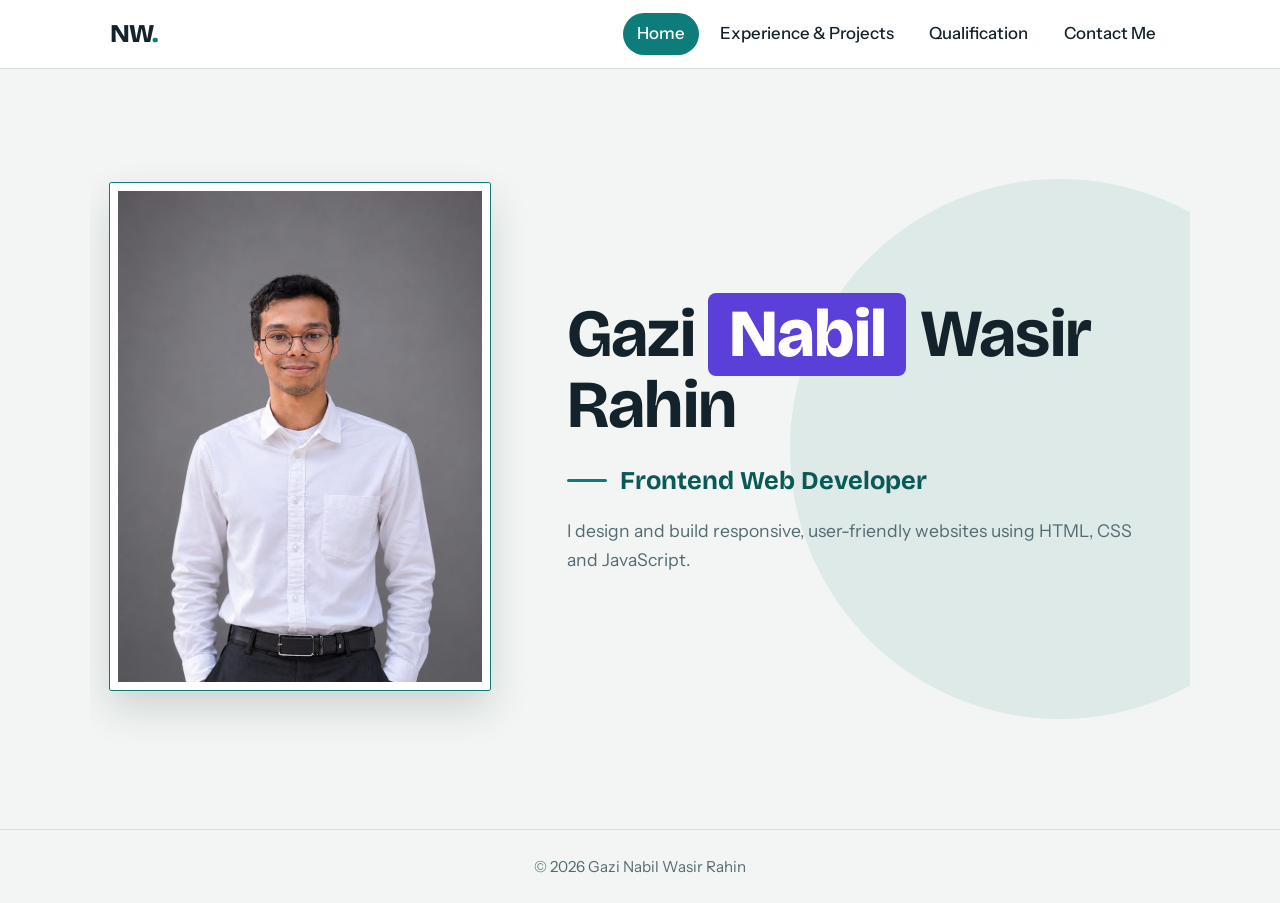
<file: index.html>
<!DOCTYPE html>
<html lang="en"><head>
<meta charset="UTF-8"><meta name="viewport" content="width=device-width, initial-scale=1">
<title>Home | Gazi Nabil Wasir Rahin</title>
<link rel="preconnect" href="https://fonts.googleapis.com"><link rel="preconnect" href="https://fonts.gstatic.com" crossorigin>
<link href="https://fonts.googleapis.com/css2?family=Bricolage+Grotesque:wght@600;700&family=Instrument+Sans:wght@400;500;600&display=swap" rel="stylesheet">
<link rel="stylesheet" href="css/style.css">
</head><body>
<header class="nav"><div class="nav-in">
<a class="brand" href="index.html" aria-label="Home">NW<span>.</span></a>
<button class="menu-btn" aria-expanded="false" aria-label="Toggle menu">Menu</button>
<nav aria-label="Main"><ul>
<li><a href="index.html" aria-current="page">Home</a></li>
<li><a href="projects.html">Experience &amp; Projects</a></li>
<li><a href="qualification.html">Qualification</a></li>
<li><a href="contact.html">Contact Me</a></li>
</ul></nav></div></header>
<main class="hero"><div class="hero-in">
<img class="portrait" src="images/portrait.jpg" alt="Portrait of Gazi Nabil Wasir Rahin" onerror="this.onerror=null;this.src='images/portrait-placeholder.svg'">
<div>
<h1>Gazi <mark>Nabil</mark> Wasir Rahin</h1>
<p class="role">Frontend Web Developer</p>
<p class="about">I design and build responsive, user-friendly websites using HTML, CSS and JavaScript.</p>
</div></div></main>
<footer>&copy; 2026 Gazi Nabil Wasir Rahin</footer><script src="js/script.js"></script></body></html>
</file>
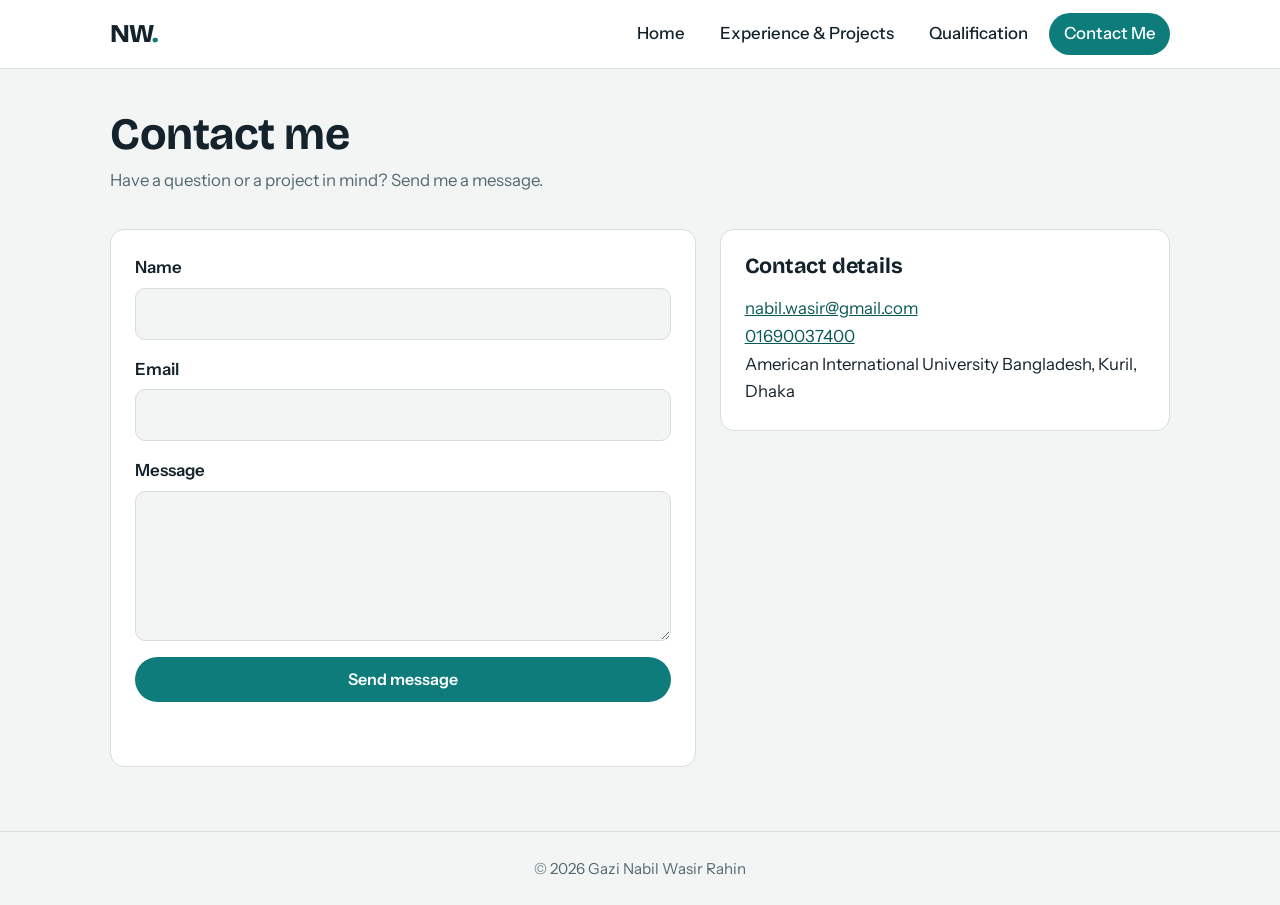
<file: contact.html>
<!DOCTYPE html>
<html lang="en"><head>
<meta charset="UTF-8"><meta name="viewport" content="width=device-width, initial-scale=1">
<title>Contact Me | Gazi Nabil Wasir Rahin</title>
<link rel="preconnect" href="https://fonts.googleapis.com"><link rel="preconnect" href="https://fonts.gstatic.com" crossorigin>
<link href="https://fonts.googleapis.com/css2?family=Bricolage+Grotesque:wght@600;700&family=Instrument+Sans:wght@400;500;600&display=swap" rel="stylesheet">
<link rel="stylesheet" href="css/style.css">
</head><body>
<header class="nav"><div class="nav-in">
<a class="brand" href="index.html" aria-label="Home">NW<span>.</span></a>
<button class="menu-btn" aria-expanded="false" aria-label="Toggle menu">Menu</button>
<nav aria-label="Main"><ul>
<li><a href="index.html">Home</a></li>
<li><a href="projects.html">Experience &amp; Projects</a></li>
<li><a href="qualification.html">Qualification</a></li>
<li><a href="contact.html" aria-current="page">Contact Me</a></li>
</ul></nav></div></header>
<main>
<h1 class="page-title">Contact me</h1>
<p class="lede">Have a question or a project in mind? Send me a message.</p>
<div class="c-grid">
<form class="card" id="contact-form" novalidate>
<label>Name<input name="name" type="text" autocomplete="name" required></label>
<label>Email<input name="email" type="email" autocomplete="email" required></label>
<label>Message<textarea name="message" required></textarea></label>
<button class="btn" type="submit">Send message</button>
<p class="status" id="status" role="status"></p>
</form>
<section class="card"><h2>Contact details</h2>
<p><a href="mailto:nabil.wasir@gmail.com">nabil.wasir@gmail.com</a></p>
<p><a href="tel:01690037400">01690037400</a></p>
<p>American International University Bangladesh, Kuril, Dhaka</p></section>
</div></main>
<footer>&copy; 2026 Gazi Nabil Wasir Rahin</footer><script src="js/script.js"></script></body></html>
</file>
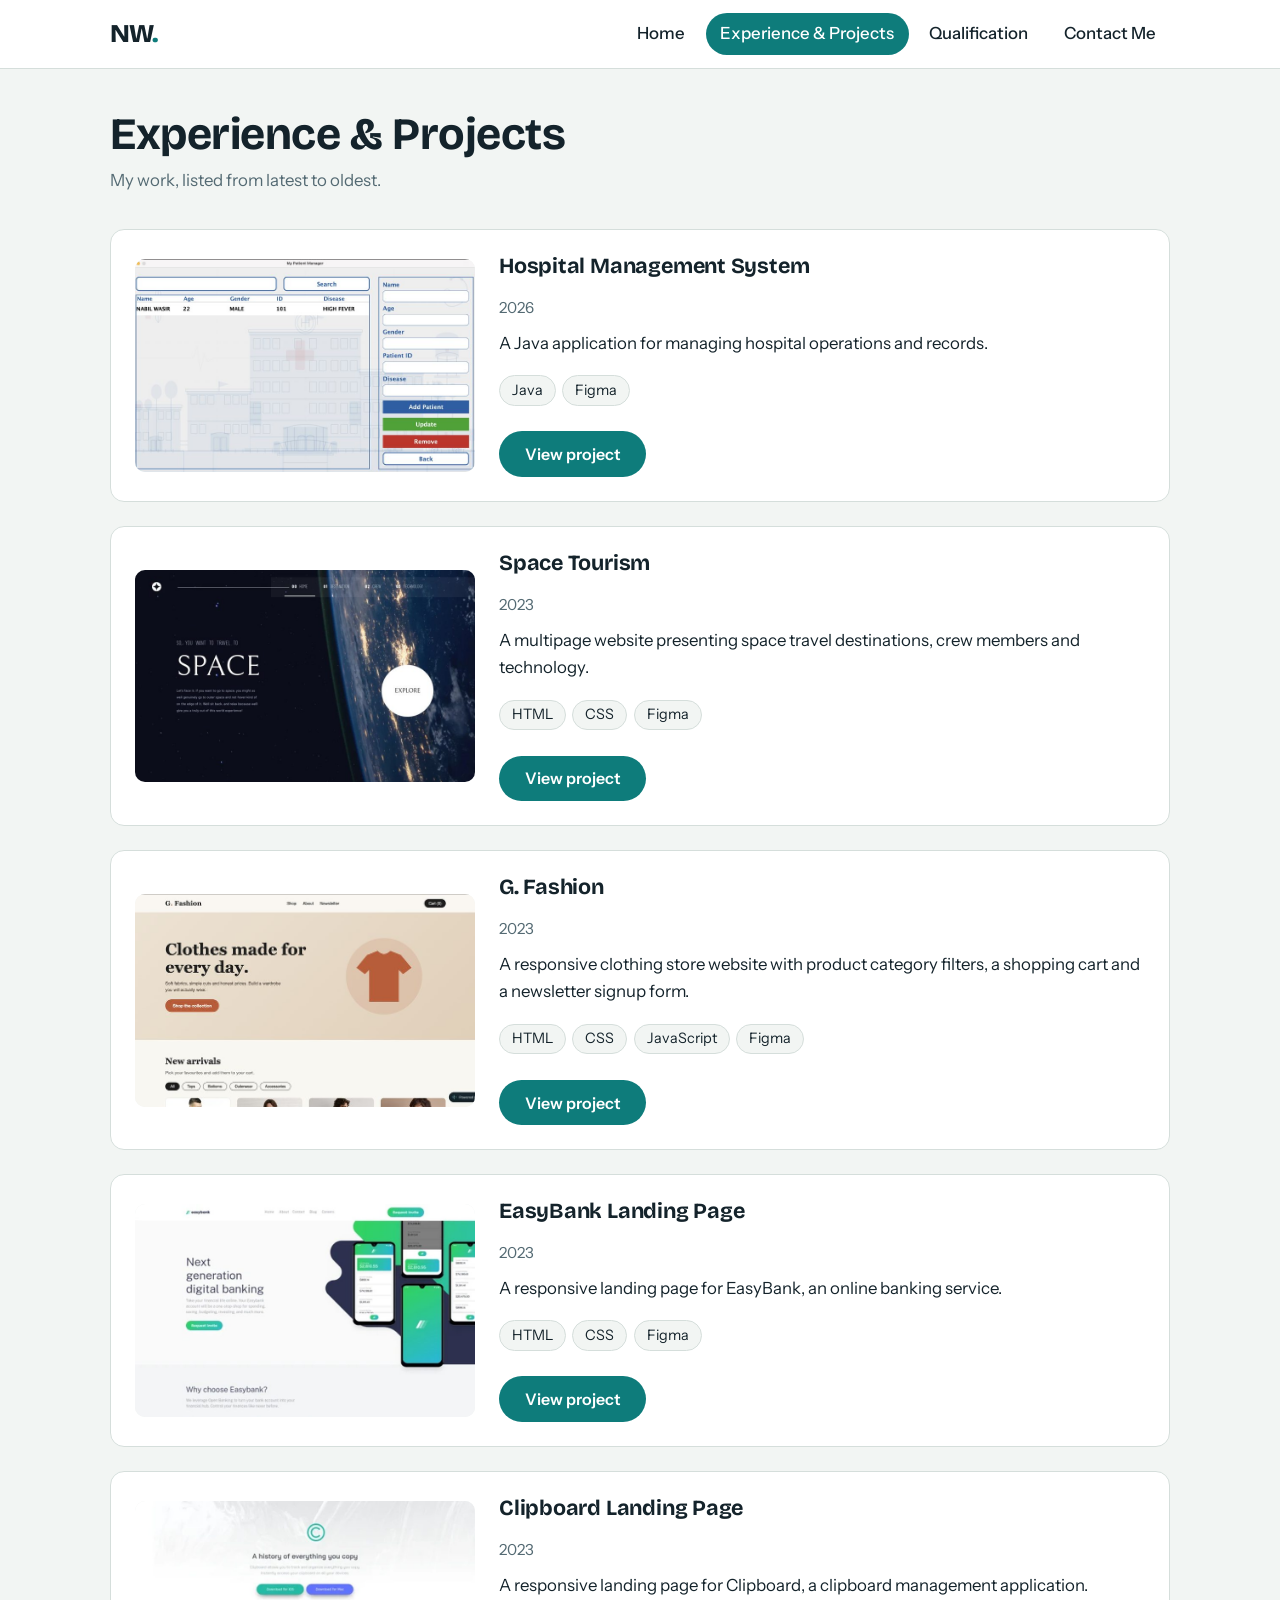
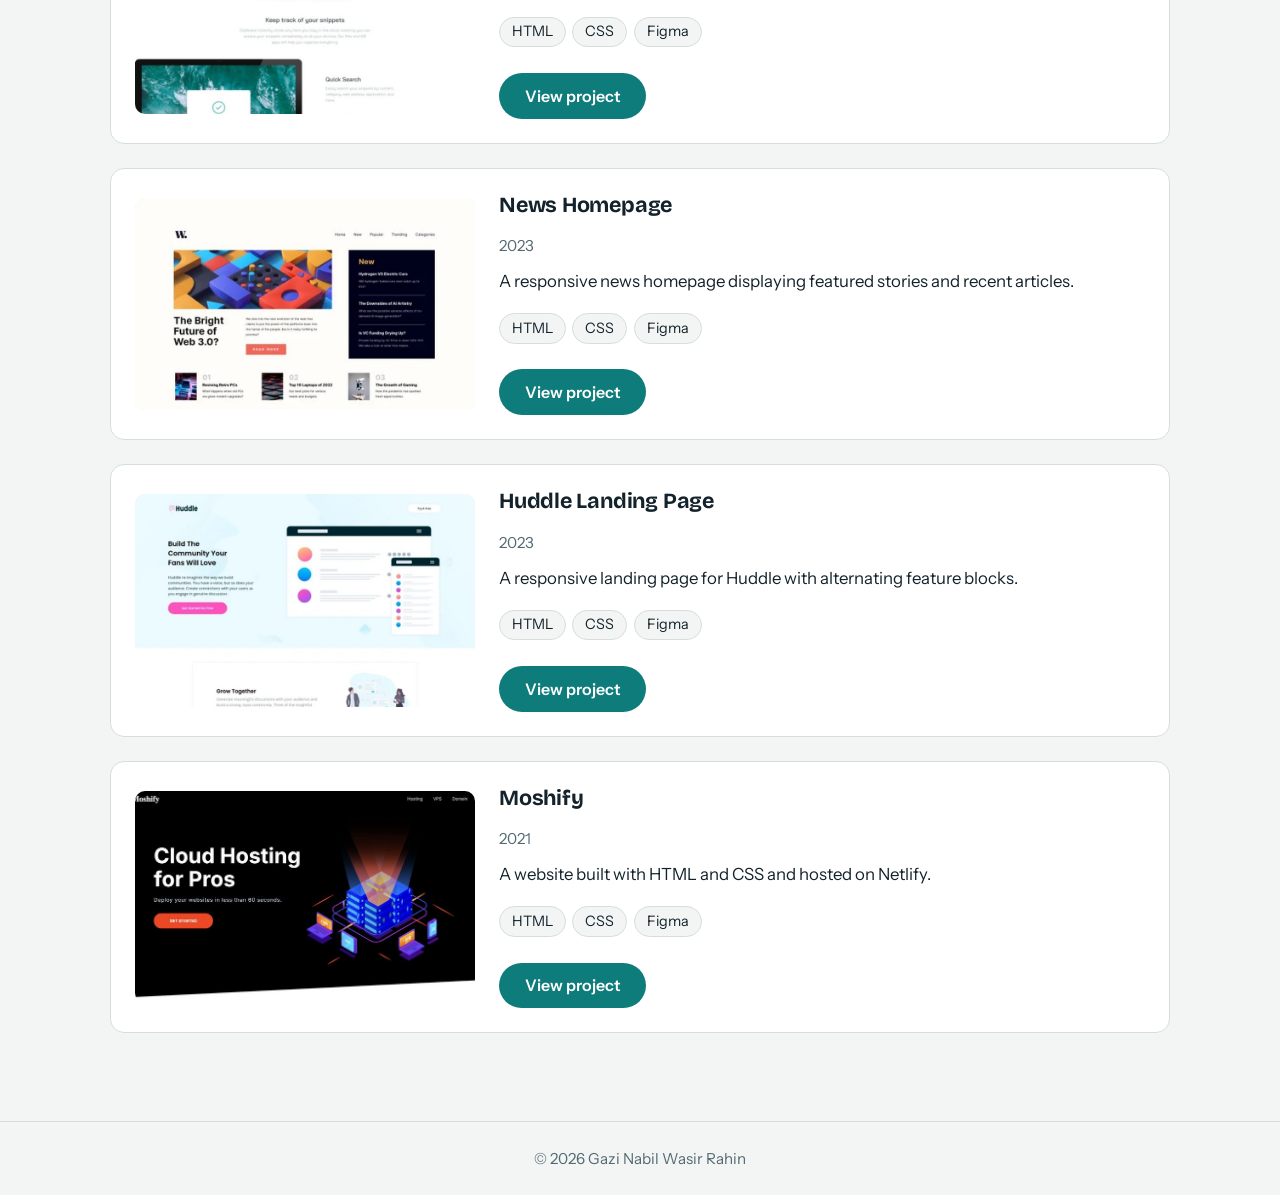
<file: projects.html>
<!DOCTYPE html>
<html lang="en"><head>
<meta charset="UTF-8"><meta name="viewport" content="width=device-width, initial-scale=1">
<title>Experience & Projects | Gazi Nabil Wasir Rahin</title>
<link rel="preconnect" href="https://fonts.googleapis.com"><link rel="preconnect" href="https://fonts.gstatic.com" crossorigin>
<link href="https://fonts.googleapis.com/css2?family=Bricolage+Grotesque:wght@600;700&family=Instrument+Sans:wght@400;500;600&display=swap" rel="stylesheet">
<link rel="stylesheet" href="css/style.css">
</head><body>
<header class="nav"><div class="nav-in">
<a class="brand" href="index.html" aria-label="Home">NW<span>.</span></a>
<button class="menu-btn" aria-expanded="false" aria-label="Toggle menu">Menu</button>
<nav aria-label="Main"><ul>
<li><a href="index.html">Home</a></li>
<li><a href="projects.html" aria-current="page">Experience &amp; Projects</a></li>
<li><a href="qualification.html">Qualification</a></li>
<li><a href="contact.html">Contact Me</a></li>
</ul></nav></div></header>
<main>
<h1 class="page-title">Experience &amp; Projects</h1>
<p class="lede">My work, listed from latest to oldest.</p>

<article class="card project">
<img src="images/project-hospital-management-system.jpg" alt="Hospital Management System preview">
<div><h2>Hospital Management System</h2>
<p class="date">2026</p>
<p>A Java application for managing hospital operations and records.</p>
<ul class="tags"><li>Java</li><li>Figma</li></ul>
<a class="btn" href="https://github.com/NabilWasir/Hospital-Management-System" target="_blank" rel="noopener">View project</a></div></article>

<article class="card project">
<img src="images/project-space-tourism.jpg" alt="Space Tourism preview">
<div><h2>Space Tourism</h2>
<p class="date">2023</p>
<p>A multipage website presenting space travel destinations, crew members and technology.</p>
<ul class="tags"><li>HTML</li><li>CSS</li><li>Figma</li></ul>
<a class="btn" href="https://github.com/NabilWasir/Space-Tourism-Website-Main" target="_blank" rel="noopener">View project</a></div></article>

<article class="card project">
<img src="images/project-g-fashion.jpg" alt="G. Fashion preview">
<div><h2>G. Fashion</h2>
<p class="date">2023</p>
<p>A responsive clothing store website with product category filters, a shopping cart and a newsletter signup form.</p>
<ul class="tags"><li>HTML</li><li>CSS</li><li>JavaScript</li><li>Figma</li></ul>
<a class="btn" href="https://github.com/NabilWasir/G.-Fashion" target="_blank" rel="noopener">View project</a></div></article>

<article class="card project">
<img src="images/project-easybank-landing-page.jpg" alt="EasyBank Landing Page preview">
<div><h2>EasyBank Landing Page</h2>
<p class="date">2023</p>
<p>A responsive landing page for EasyBank, an online banking service.</p>
<ul class="tags"><li>HTML</li><li>CSS</li><li>Figma</li></ul>
<a class="btn" href="https://github.com/NabilWasir/Easybank-Landing-Page" target="_blank" rel="noopener">View project</a></div></article>

<article class="card project">
<img src="images/project-clipboard-landing-page.jpg" alt="Clipboard Landing Page preview">
<div><h2>Clipboard Landing Page</h2>
<p class="date">2023</p>
<p>A responsive landing page for Clipboard, a clipboard management application.</p>
<ul class="tags"><li>HTML</li><li>CSS</li><li>Figma</li></ul>
<a class="btn" href="https://github.com/NabilWasir/Clipboard-Landing-Page-Master" target="_blank" rel="noopener">View project</a></div></article>

<article class="card project">
<img src="images/project-news-homepage.jpg" alt="News Homepage preview">
<div><h2>News Homepage</h2>
<p class="date">2023</p>
<p>A responsive news homepage displaying featured stories and recent articles.</p>
<ul class="tags"><li>HTML</li><li>CSS</li><li>Figma</li></ul>
<a class="btn" href="https://github.com/NabilWasir/News-Homepage" target="_blank" rel="noopener">View project</a></div></article>

<article class="card project">
<img src="images/project-huddle-landing-page.jpg" alt="Huddle Landing Page preview">
<div><h2>Huddle Landing Page</h2>
<p class="date">2023</p>
<p>A responsive landing page for Huddle with alternating feature blocks.</p>
<ul class="tags"><li>HTML</li><li>CSS</li><li>Figma</li></ul>
<a class="btn" href="https://github.com/NabilWasir/Huddle-Landing-Page-With-Alternating-Feature-Blocks" target="_blank" rel="noopener">View project</a></div></article>

<article class="card project">
<img src="images/project-moshify.jpg" alt="Moshify preview">
<div><h2>Moshify</h2>
<p class="date">2021</p>
<p>A website built with HTML and CSS and hosted on Netlify.</p>
<ul class="tags"><li>HTML</li><li>CSS</li><li>Figma</li></ul>
<a class="btn" href="https://github.com/NabilWasir/Mosyfied" target="_blank" rel="noopener">View project</a></div></article>

</main>
<footer>&copy; 2026 Gazi Nabil Wasir Rahin</footer><script src="js/script.js"></script></body></html>
</file>
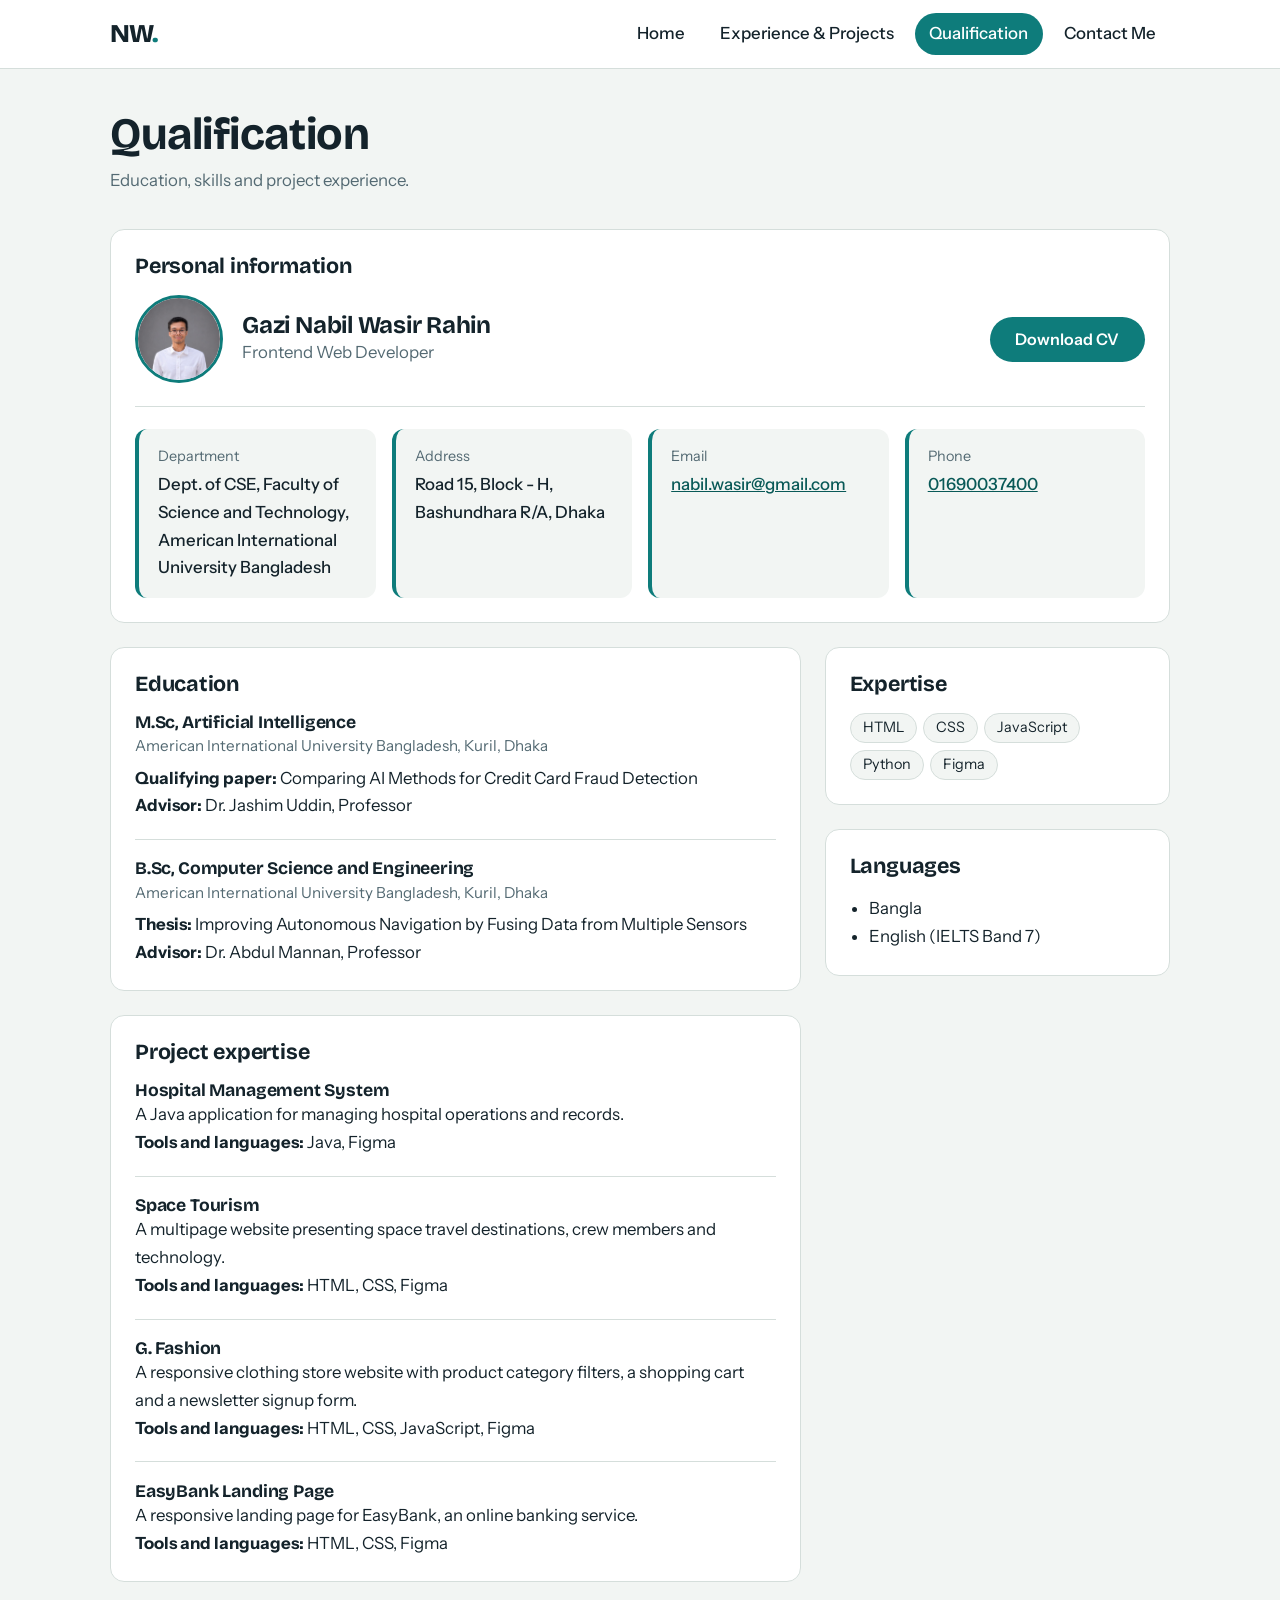
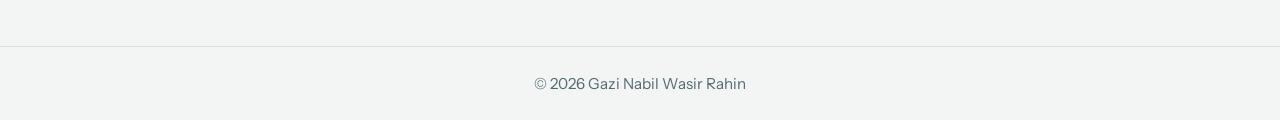
<file: qualification.html>
<!DOCTYPE html>
<html lang="en"><head>
<meta charset="UTF-8"><meta name="viewport" content="width=device-width, initial-scale=1">
<title>Qualification | Gazi Nabil Wasir Rahin</title>
<link rel="preconnect" href="https://fonts.googleapis.com"><link rel="preconnect" href="https://fonts.gstatic.com" crossorigin>
<link href="https://fonts.googleapis.com/css2?family=Bricolage+Grotesque:wght@600;700&family=Instrument+Sans:wght@400;500;600&display=swap" rel="stylesheet">
<link rel="stylesheet" href="css/style.css">
</head><body>
<header class="nav"><div class="nav-in">
<a class="brand" href="index.html" aria-label="Home">NW<span>.</span></a>
<button class="menu-btn" aria-expanded="false" aria-label="Toggle menu">Menu</button>
<nav aria-label="Main"><ul>
<li><a href="index.html">Home</a></li>
<li><a href="projects.html">Experience &amp; Projects</a></li>
<li><a href="qualification.html" aria-current="page">Qualification</a></li>
<li><a href="contact.html">Contact Me</a></li>
</ul></nav></div></header>
<main>
<h1 class="page-title">Qualification</h1>
<p class="lede">Education, skills and project experience.</p>
<section class="card personal"><h2>Personal information</h2>
<div class="p-head"><img class="avatar" src="images/portrait.jpg" alt="Portrait of Gazi Nabil Wasir Rahin" onerror="this.onerror=null;this.src='images/portrait-placeholder.svg'">
<div><h3>Gazi Nabil Wasir Rahin</h3><p>Frontend Web Developer</p></div>
<a class="btn" href="assets/CV.pdf" download="Gazi_Nabil_Wasir_Rahin_CV.pdf">Download CV</a></div>
<dl class="info">
<div><dt>Department</dt><dd>Dept. of CSE, Faculty of Science and Technology, American International University Bangladesh</dd></div>
<div><dt>Address</dt><dd>Road 15, Block - H, Bashundhara R/A, Dhaka</dd></div>
<div><dt>Email</dt><dd><a href="mailto:nabil.wasir@gmail.com">nabil.wasir@gmail.com</a></dd></div>
<div><dt>Phone</dt><dd><a href="tel:01690037400">01690037400</a></dd></div>
</dl></section>
<div class="q-grid">
<div class="stack">
<section class="card"><h2>Education</h2>
<div class="edu"><h3>M.Sc, Artificial Intelligence</h3><p class="where">American International University Bangladesh, Kuril, Dhaka</p>
<p><strong>Qualifying paper:</strong> Comparing AI Methods for Credit Card Fraud Detection</p>
<p><strong>Advisor:</strong> Dr. Jashim Uddin, Professor</p></div>
<div class="edu"><h3>B.Sc, Computer Science and Engineering</h3><p class="where">American International University Bangladesh, Kuril, Dhaka</p>
<p><strong>Thesis:</strong> Improving Autonomous Navigation by Fusing Data from Multiple Sensors</p>
<p><strong>Advisor:</strong> Dr. Abdul Mannan, Professor</p></div></section>
<section class="card"><h2>Project expertise</h2>
<div class="pe"><h3>Hospital Management System</h3>
<p>A Java application for managing hospital operations and records.</p>
<p><strong>Tools and languages:</strong> Java, Figma</p></div>
<div class="pe"><h3>Space Tourism</h3>
<p>A multipage website presenting space travel destinations, crew members and technology.</p>
<p><strong>Tools and languages:</strong> HTML, CSS, Figma</p></div>
<div class="pe"><h3>G. Fashion</h3>
<p>A responsive clothing store website with product category filters, a shopping cart and a newsletter signup form.</p>
<p><strong>Tools and languages:</strong> HTML, CSS, JavaScript, Figma</p></div>
<div class="pe"><h3>EasyBank Landing Page</h3>
<p>A responsive landing page for EasyBank, an online banking service.</p>
<p><strong>Tools and languages:</strong> HTML, CSS, Figma</p></div></section>
</div>
<div class="stack">
<section class="card"><h2>Expertise</h2><ul class="tags"><li>HTML</li><li>CSS</li><li>JavaScript</li><li>Python</li><li>Figma</li></ul></section>
<section class="card"><h2>Languages</h2><ul class="plain"><li>Bangla</li><li>English (IELTS Band 7)</li></ul></section>
</div></div></main>
<footer>&copy; 2026 Gazi Nabil Wasir Rahin</footer><script src="js/script.js"></script></body></html>
</file>
<file: css/style.css>
:root{--bg:#f2f5f3;--surface:#fff;--ink:#14232b;--muted:#546a73;--accent:#0e7c7b;--accent-d:#095957;--mark:#f6d365;--line:#d5dedb;--r:14px}
@media(prefers-color-scheme:dark){:root{--bg:#0f1a1f;--surface:#162329;--ink:#e8f0ee;--muted:#9bb0b7;--accent:#4fc3bf;--accent-d:#7fd6d2;--mark:#8a6d12;--line:#27393f}}
*{box-sizing:border-box;margin:0}
html{scroll-behavior:smooth}
body{font-family:'Instrument Sans',system-ui,sans-serif;background:var(--bg);color:var(--ink);line-height:1.65;font-size:1.05rem;min-height:100vh;display:flex;flex-direction:column}
h1,h2,h3{font-family:'Bricolage Grotesque',system-ui,sans-serif;line-height:1.15;letter-spacing:-.01em}
a{color:var(--accent-d)}
:focus-visible{outline:3px solid var(--accent);outline-offset:3px}
main{flex:1;width:100%;max-width:1100px;margin:0 auto;padding:2.5rem 1.25rem 4rem}
.nav{position:sticky;top:0;z-index:10;background:var(--surface);border-bottom:1px solid var(--line)}
.nav-in{max-width:1100px;margin:0 auto;padding:.8rem 1.25rem;display:flex;align-items:center;justify-content:space-between;gap:1rem}
.brand{font-family:'Bricolage Grotesque',sans-serif;font-weight:700;font-size:1.2rem;color:var(--ink);text-decoration:none}
.nav ul{list-style:none;padding:0;display:flex;gap:.4rem}
.nav ul a{display:block;padding:.45rem .9rem;border-radius:999px;text-decoration:none;color:var(--ink);font-weight:500}
.nav ul a:hover{background:var(--bg)}
.nav ul a[aria-current=page]{background:var(--accent);color:#fff}
.menu-btn{display:none;background:none;border:1px solid var(--line);border-radius:10px;color:var(--ink);font:inherit;padding:.4rem .8rem;cursor:pointer}
.btn{display:inline-block;background:var(--accent);color:#fff;border:0;border-radius:999px;padding:.8rem 1.6rem;font:600 1rem 'Instrument Sans',sans-serif;text-decoration:none;cursor:pointer;transition:background .2s}
.btn:hover{background:var(--accent-d);color:#fff}
.btn.ghost{background:transparent;color:var(--accent-d);border:2px solid var(--accent)}
.btn.ghost:hover{background:var(--accent);color:#fff}
.hero{min-height:calc(100vh - 140px);display:flex;align-items:center;justify-content:center}
.hero-in{display:grid;grid-template-columns:minmax(220px,380px) 1fr;gap:clamp(1.5rem,5vw,4rem);align-items:center}
.portrait{width:100%;aspect-ratio:4/5;object-fit:cover;object-position:center top;border-radius:var(--r);border:6px solid var(--surface);box-shadow:0 0 0 2px var(--accent);animation:rise .8s ease both}
@keyframes rise{from{opacity:0;transform:translateY(16px)}}
.hero h1{font-size:clamp(2.1rem,5vw,3.6rem);margin-bottom:1rem}
.hero h1 mark{background:#5b3fd9;color:#fff;padding:.02em .3em;border-radius:8px;font-weight:800}
.hero p.role{color:var(--muted);max-width:46ch;margin-bottom:1.6rem}
.actions{display:flex;flex-wrap:wrap;gap:.8rem}
.page-title{font-size:clamp(1.9rem,4vw,2.8rem);margin-bottom:.4rem}
.lede{color:var(--muted);margin-bottom:2.2rem;max-width:60ch}
.card{background:var(--surface);border:1px solid var(--line);border-radius:var(--r);padding:1.5rem}
.project{display:grid;grid-template-columns:minmax(200px,340px) 1fr;gap:1.5rem;margin-bottom:1.5rem;align-items:center}
.project img{width:100%;aspect-ratio:16/10;object-fit:cover;border-radius:10px;background:var(--bg)}
.project h2{font-size:1.5rem;margin-bottom:.2rem}
.date{color:var(--muted);font-size:.95rem;margin-bottom:.6rem}
.tags{display:flex;flex-wrap:wrap;gap:.4rem;margin:.8rem 0 1rem;list-style:none;padding:0}
.tags li{background:var(--bg);border:1px solid var(--line);border-radius:999px;padding:.15rem .75rem;font-size:.9rem}
.q-grid{display:grid;grid-template-columns:2fr 1fr;gap:1.5rem;align-items:start}
.stack{display:grid;gap:1.5rem}
.card h2{font-size:1.35rem;margin-bottom:1rem}
.edu+.edu{margin-top:1.2rem;padding-top:1.2rem;border-top:1px solid var(--line)}
.edu h3{font-size:1.1rem}
.edu .where{color:var(--muted);font-size:.95rem;margin-bottom:.4rem}
.bars{list-style:none;padding:0;display:grid;gap:.9rem}
.bars span{display:flex;justify-content:space-between;font-weight:500}
.bars i{display:block;height:8px;border-radius:99px;background:var(--bg);margin-top:.3rem;overflow:hidden}
.bars i b{display:block;height:100%;background:var(--accent);border-radius:99px}
.personal{margin-bottom:1.5rem}
.p-head{display:flex;align-items:center;gap:1.2rem;flex-wrap:wrap;padding-bottom:1.4rem;margin-bottom:1.4rem;border-bottom:1px solid var(--line)}
.avatar{width:88px;height:88px;border-radius:50%;object-fit:cover;object-position:center top;border:3px solid var(--accent)}
.p-head div{flex:1;min-width:200px}
.p-head h3{font-size:1.5rem}
.p-head p{color:var(--muted)}
.info{display:grid;grid-template-columns:repeat(auto-fit,minmax(230px,1fr));gap:1rem;margin:0}
.info>div{background:var(--bg);border-radius:12px;padding:1rem 1.2rem;border-left:4px solid var(--accent)}
.info dt{color:var(--muted);font-size:.9rem;margin-bottom:.15rem}
.info dd{margin:0;font-weight:500;overflow-wrap:anywhere}
.card .tags{margin:0}
.project .tags{margin:1.1rem 0 1.6rem}
.pe+.pe{margin-top:1.2rem;padding-top:1.2rem;border-top:1px solid var(--line)}
.pe h3{font-size:1.1rem}
@media(max-width:820px){.p-head{text-align:center;justify-content:center}}
.plain{padding-left:1.2rem}
.c-grid{display:grid;grid-template-columns:1.3fr 1fr;gap:1.5rem;align-items:start}
form{display:grid;gap:1rem}
label{font-weight:600;display:grid;gap:.35rem}
input,textarea{font:inherit;color:var(--ink);background:var(--bg);border:1px solid var(--line);border-radius:10px;padding:.7rem .9rem;width:100%}
textarea{min-height:150px;resize:vertical}
.status{min-height:1.4em;font-weight:500}
footer{text-align:center;color:var(--muted);padding:1.5rem;border-top:1px solid var(--line);font-size:.95rem}
@media(max-width:820px){
 .menu-btn{display:block}
 .nav ul{display:none;position:absolute;top:100%;left:0;right:0;background:var(--surface);flex-direction:column;padding:.6rem 1.25rem 1rem;border-bottom:1px solid var(--line)}
 .nav ul.open{display:flex}
 .hero-in,.project,.q-grid,.c-grid{grid-template-columns:1fr}
 .hero{min-height:auto;padding-top:1rem}
 .hero-in{text-align:center;justify-items:center}
 .portrait{max-width:300px}
 .actions{justify-content:center}
 .hero p.role{margin-inline:auto}
}
@media(prefers-reduced-motion:reduce){*{animation:none!important;transition:none!important;scroll-behavior:auto}}

/* home refinements */
.hero{position:relative;isolation:isolate;overflow:hidden}
.hero::before{content:"";position:absolute;z-index:-1;width:540px;height:540px;border-radius:50%;background:var(--accent);opacity:.09;right:-140px;top:50%;transform:translateY(-50%)}
.hero-in{gap:clamp(2rem,6vw,5rem)}
.portrait{aspect-ratio:3/4;border-radius:2px;border:8px solid var(--surface);box-shadow:0 0 0 1px var(--accent),0 18px 40px rgba(20,35,43,.16)}
.hero h1{font-size:clamp(2.4rem,5.6vw,4.2rem);line-height:1.05;margin-bottom:1.2rem}
.hero p.role{display:flex;align-items:center;gap:.8rem;font-family:'Bricolage Grotesque',system-ui,sans-serif;font-weight:700;font-size:clamp(1.2rem,2.4vw,1.6rem);color:var(--accent-d);margin:0 0 .9rem;max-width:none}
.hero p.role::before{content:"";width:2.5rem;height:3px;border-radius:3px;background:var(--accent)}
.hero p.about{color:var(--muted);max-width:48ch;font-size:1.1rem;margin:0}
@media(max-width:820px){.hero p.role{justify-content:center}.hero p.about{margin-inline:auto}.portrait{border-width:6px;box-shadow:0 0 0 1px var(--accent),0 12px 28px rgba(20,35,43,.14)}}

.project img{object-position:center top}

/* motion: page open + hover */
@keyframes pageIn{from{opacity:0;transform:translateY(14px)}}
main:not(.hero){animation:pageIn .5s ease both}
.hero-in>div>*{animation:pageIn .7s ease both}
.hero-in>div>:nth-child(1){animation-delay:.1s}
.hero-in>div>:nth-child(2){animation-delay:.22s}
.hero-in>div>:nth-child(3){animation-delay:.34s}
.nav ul.open{animation:pageIn .25s ease}
.nav ul a,.btn,.tags li,input,textarea{transition:background .2s,color .2s,border-color .2s,transform .2s,box-shadow .2s}
.btn:active{transform:translateY(0)!important}
input:focus,textarea:focus{border-color:var(--accent)}
.project,.info>div{transition:transform .25s,box-shadow .25s,border-color .25s}
.project img{transition:transform .4s ease}
.portrait{transition:transform .3s ease,box-shadow .3s ease}
@media(hover:hover){
 .btn:hover{transform:translateY(-2px);box-shadow:0 8px 18px rgba(14,124,123,.3)}
 .project:hover{transform:translateY(-4px);border-color:var(--accent);box-shadow:0 14px 30px rgba(20,35,43,.12)}
 .project:hover img{transform:scale(1.03)}
 .info>div:hover{transform:translateY(-3px);box-shadow:0 8px 20px rgba(20,35,43,.1)}
 .tags li:hover{background:var(--accent);color:#fff;border-color:var(--accent)}
 .portrait:hover{transform:translateY(-3px);box-shadow:0 0 0 1px var(--accent),0 24px 48px rgba(20,35,43,.2)}
}

.brand{display:grid;place-items:center;width:42px;height:42px;border-radius:12px;color:var(--accent-d);background:var(--bg);transition:background .2s,color .2s,transform .2s}
.brand:hover{background:var(--accent);color:#fff;transform:translateY(-2px)}

/* initials logo */
.brand{display:inline-block;width:auto;height:auto;border-radius:0;background:none;font-family:'Bricolage Grotesque',system-ui,sans-serif;font-weight:800;font-size:1.6rem;line-height:1;letter-spacing:-.03em;color:var(--ink);transform:none}
.brand span{color:var(--accent)}
.brand:hover{background:none;color:var(--accent-d);transform:none}
</file>
